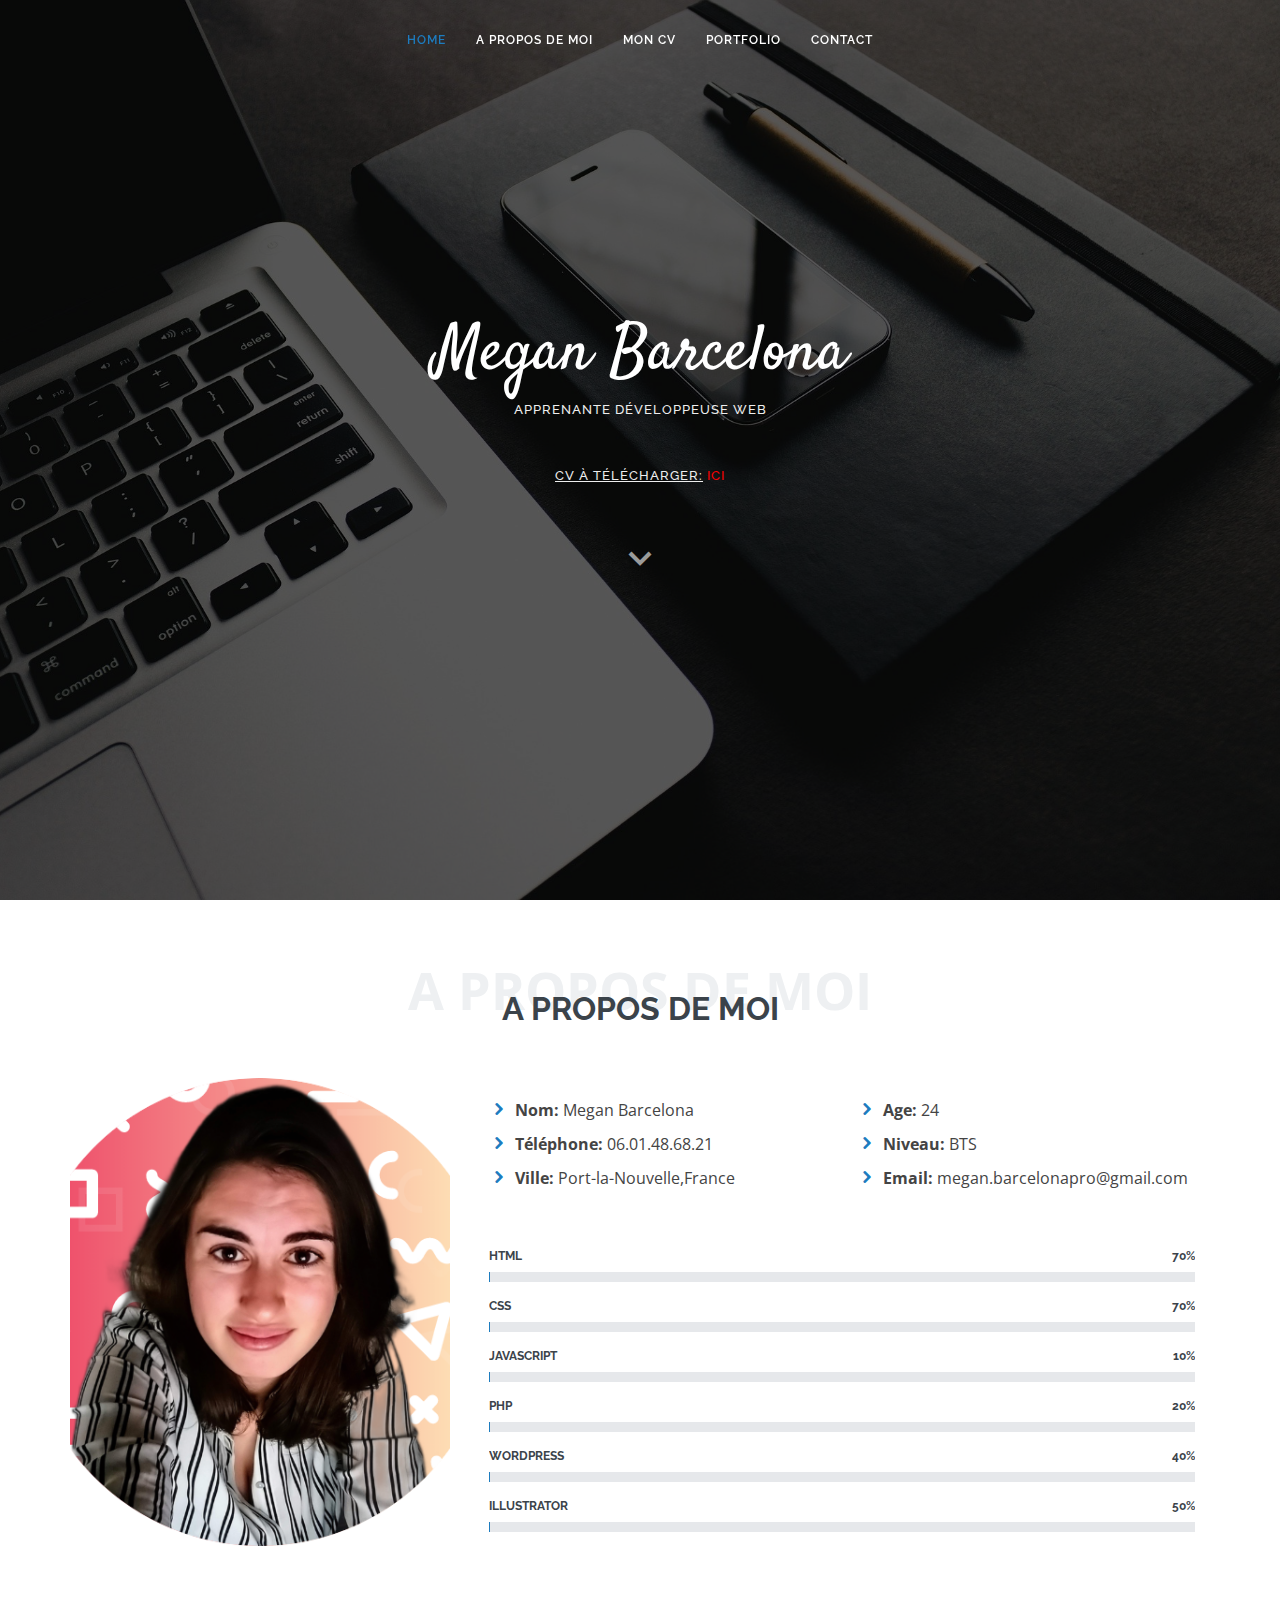
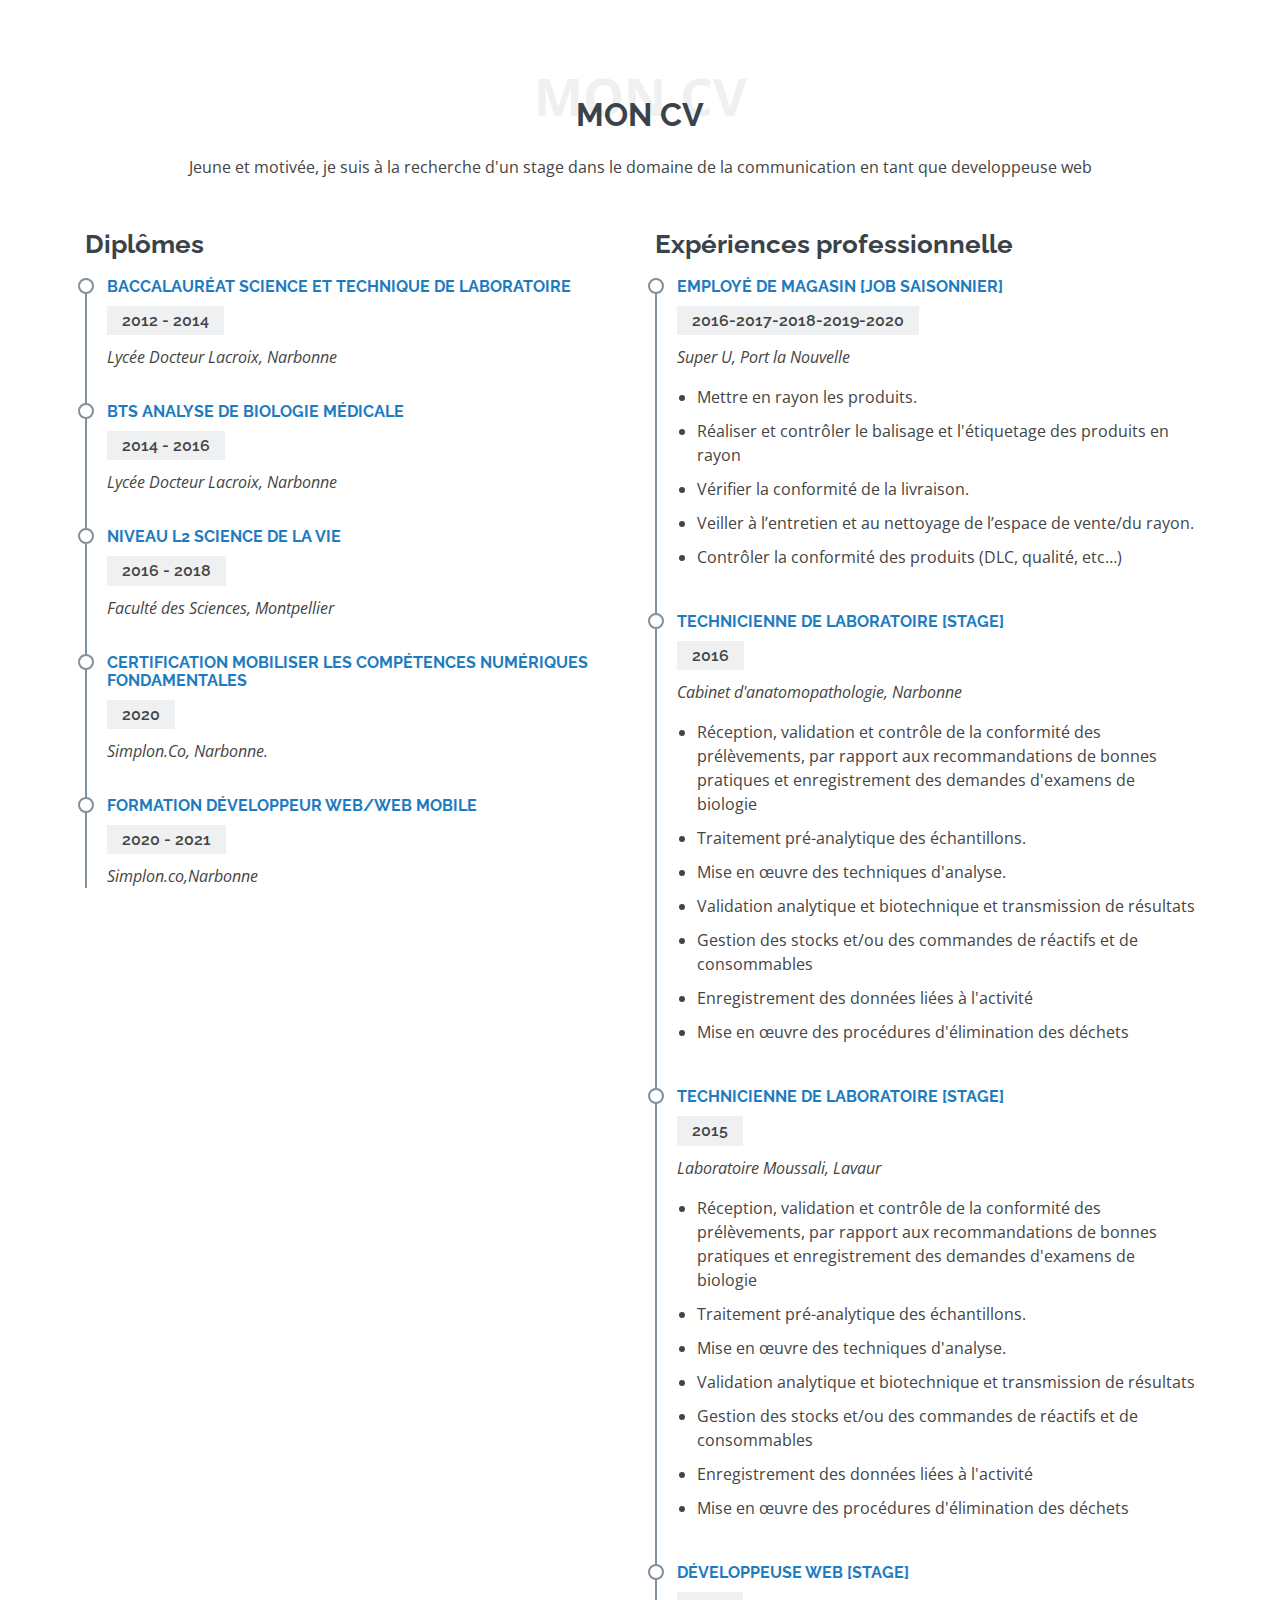
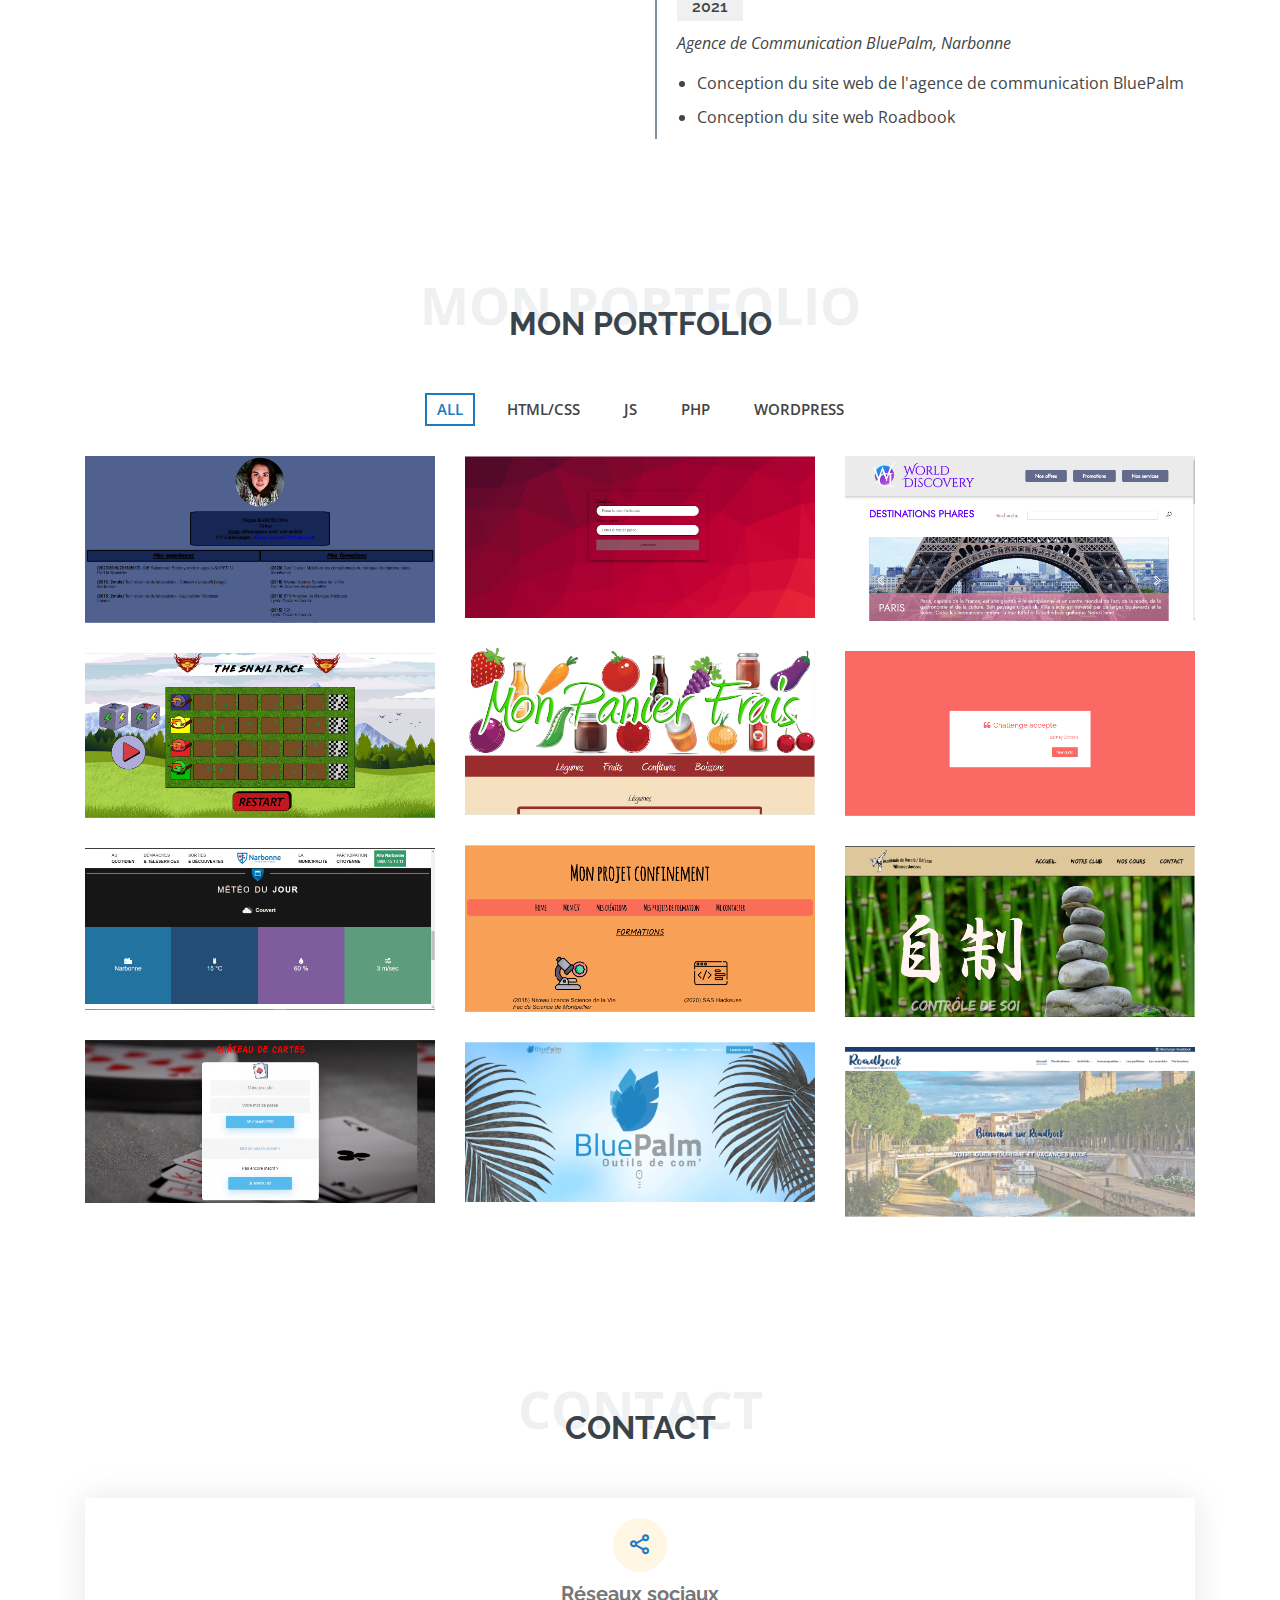
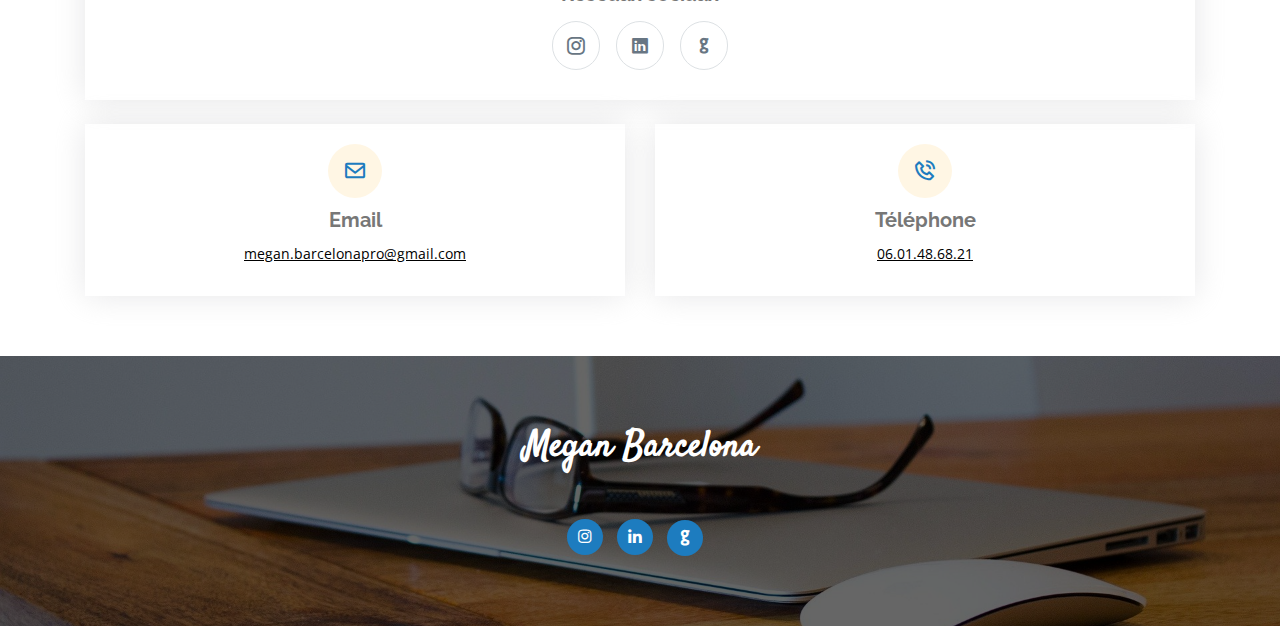
<file: index.html>
<!DOCTYPE html>
<html lang="fr">

<head>
  <meta charset="utf-8">
  <meta content="width=device-width, initial-scale=1.0" name="viewport">
<!-- OG -->
  <meta property="og:title" content="Cv de Megan Barcelona" />
	<meta property="og:type" content="website" />
	<meta property="og:url" content="https://meganbarcelona-portfolio.go.yj.fr/"/>
	<meta property="og:image" content="https://meganbarcelona-portfolio.go.yj.fr/assets/img/profile-pic.png"/>
	<meta property="og:site_name" content="CV de Megan Barcelona" />
	<meta property="og:description" content="Je m'apelle Megan Barcelona et voici mon portfolio de developpeuse web."/>

  <link rel="apple-touch-icon" sizes="180x180" href="assets/img/favicon/apple-touch-icon.png">  
  <link rel="icon" type="image/png" sizes="32x32" href="assets/img/favicon/favicon-32x32.png">
  <link rel="icon" type="image/png" sizes="16x16" href="assets/img/favicon/favicon-16x16.png">
  <link rel="manifest" href="assets/img/favicon/site.webmanifest">

  <title>CV de Megan BARCELONA</title>
  <!-- Google Fonts -->
  <link href="https://fonts.googleapis.com/css?family=Open+Sans:300,300i,400,400i,600,600i,700,700i|Raleway:300,300i,400,400i,500,500i,600,600i,700,700i|Satisfy" rel="stylesheet">

  <!-- Vendor CSS Files -->
  <link href="assets/vendor/bootstrap/css/bootstrap.min.css" rel="stylesheet">
  <link href="assets/vendor/icofont/icofont.min.css" rel="stylesheet">
  <link href="assets/vendor/boxicons/css/boxicons.min.css" rel="stylesheet">
  <link href="assets/vendor/owl.carousel/assets/owl.carousel.min.css" rel="stylesheet">
  <link href="assets/vendor/venobox/venobox.css" rel="stylesheet">

  <link href="assets/css/style.css" rel="stylesheet">

</head>

<body>

  <!-- ======= Header ======= -->
  <header id="header" class="fixed-top  d-flex justify-content-center align-items-center header-transparent">

    <nav class="nav-menu d-none d-lg-block">
      <ul>
        <li class="active"><a href="index.html">Home</a></li>
        <li><a href="#about">A propos de moi</a></li>
        <li><a href="#resume">Mon CV</a></li>
        <li><a href="#portfolio">Portfolio</a></li>
        <li><a href="#contact">Contact</a></li>

      </ul>
    </nav><!-- .nav-menu -->

  </header><!-- End Header -->

  <!-- ======= Hero Section ======= -->
  <section id="hero">
    <div class="hero-container">
      <h1>Megan Barcelona</h1>
      <h2> Apprenante développeuse web</h2>
      <h2> <u>CV à télécharger:</u> <a class="link"href="assets/img/cv.pdf"target="blank"
           download="CV de Megan BARCELONA"><span class="ici">ICI</span></a> </h2>
      <a href="#about" class="btn-scroll scrollto" title="Scroll Down"><i class="bx bx-chevron-down"></i></a>
    </div>
  </section><!-- End Hero -->

  <main id="main">

    <!-- ======= About Me Section ======= -->
    <section id="about" class="about">
      <div class="container">

        <div class="section-title">
          <span>A propos de moi</span>
          <h2>A propos de moi</h2>

        </div>

        <div class="row">
          <div class="image col-lg-4 d-flex align-items-stretch justify-content-center justify-content-lg-start"></div>
          <div class="col-lg-8 d-flex flex-column align-items-stretch">
            <div class="content pl-lg-4 d-flex flex-column justify-content-center">
              <div class="row">
                <div class="col-lg-6">
                  <ul>
                    <li><i class="icofont-rounded-right"></i> <strong>Nom:</strong> Megan Barcelona</li>
                    <li><i class="icofont-rounded-right"></i> <strong>Téléphone:</strong> 06.01.48.68.21</li>
                    <li><i class="icofont-rounded-right"></i> <strong>Ville:</strong> Port-la-Nouvelle,France</li>
                  </ul>
                </div>
                <div class="col-lg-6">
                  <ul>
                    <li><i class="icofont-rounded-right"></i> <strong>Age:</strong> 24</li>
                    <li><i class="icofont-rounded-right"></i> <strong>Niveau:</strong> BTS</li>
                    <li><i class="icofont-rounded-right"></i> <strong>Email:</strong> megan.barcelonapro@gmail.com</li>
                  </ul>
                </div>
              </div>

            </div><!-- End .content-->

            <div class="skills-content pl-lg-4">
              <div class="progress">
                <span class="skill">HTML <i class="val">70%</i></span>
                <div class="progress-bar-wrap">
                  <div class="progress-bar" role="progressbar" aria-valuenow="70" aria-valuemin="0" aria-valuemax="100"></div>
                </div>
              </div>

              <div class="progress">
                <span class="skill">CSS <i class="val">70%</i></span>
                <div class="progress-bar-wrap">
                  <div class="progress-bar" role="progressbar" aria-valuenow="70" aria-valuemin="0" aria-valuemax="100"></div>
                </div>
              </div>

              <div class="progress">
                <span class="skill">JavaScript <i class="val">10%</i></span>
                <div class="progress-bar-wrap">
                  <div class="progress-bar" role="progressbar" aria-valuenow="10" aria-valuemin="0" aria-valuemax="100"></div>
                </div>
              </div>
              <div class="progress">
                <span class="skill">Php <i class="val">20%</i></span>
                <div class="progress-bar-wrap">
                  <div class="progress-bar" role="progressbar" aria-valuenow="20" aria-valuemin="0" aria-valuemax="100"></div>
                </div>
              </div>
              <div class="progress">
                <span class="skill">Wordpress <i class="val">40%</i></span>
                <div class="progress-bar-wrap">
                  <div class="progress-bar" role="progressbar" aria-valuenow="40" aria-valuemin="0" aria-valuemax="100"></div>
                </div>
              </div>

              <div class="progress">
                <span class="skill">Illustrator <i class="val">50%</i></span>
                <div class="progress-bar-wrap">
                  <div class="progress-bar" role="progressbar" aria-valuenow="50" aria-valuemin="0" aria-valuemax="100"></div>
                </div>
              </div>

            </div>

          </div>
        </div>

      </div>
    </section><!-- End About Me Section -->

    <!-- ======= CV section ======= -->
    <section id="resume" class="resume">
      <div class="container">

        <div class="section-title">
          <span>Mon CV</span>
          <h2>Mon CV</h2>
          <p>Jeune et motivée, je suis à la recherche d'un stage dans le domaine de la communication en tant que developpeuse web</p>
        </div>

        <div class="row">
          <div class="col-lg-6">

            <h3 class="resume-title">Diplômes</h3>
            <div class="resume-item">
              <h4>Baccalauréat Science et Technique de laboratoire </h4>
              <h5>2012 - 2014</h5>
              <p><em>Lycée Docteur Lacroix, Narbonne</em></p>

            </div>
            <div class="resume-item">
              <h4>BTS Analyse de Biologie Médicale</h4>
              <h5>2014 - 2016</h5>
              <p><em>Lycée Docteur Lacroix, Narbonne</em></p>

            </div>
            <div class="resume-item">
              <h4>Niveau L2 Science de la Vie</h4>
              <h5>2016 - 2018</h5>
              <p><em>Faculté des Sciences, Montpellier</em></p>

            </div>
            <div class="resume-item">
              <h4>Certification Mobiliser les compétences numériques fondamentales </h4>
              <h5>2020</h5>
              <p><em>Simplon.Co, Narbonne.</em></p>
            </div>

            <div class="resume-item">
              <h4>Formation Développeur web/web mobile</h4>
              <h5>2020 - 2021</h5>
              <p><em>Simplon.co,Narbonne</em></p>

            </div>
          </div>
          <div class="col-lg-6">
            <h3 class="resume-title">Expériences professionnelle</h3>
            <div class="resume-item">
              <h4>Employé de magasin [JOB Saisonnier]</h4>
              <h5>2016-2017-2018-2019-2020</h5>
              <p><em>Super U, Port la Nouvelle</em></p>
              <p>
              <ul>
                <li>Mettre en rayon les produits.</li>
                <li>Réaliser et contrôler le balisage et l'étiquetage des produits en rayon</li>
                <li>Vérifier la conformité de la livraison.</li>
                <li>Veiller à l’entretien et au nettoyage de l’espace de vente/du rayon.</li>
                <li>Contrôler la conformité des produits (DLC, qualité, etc…)</li>
              </ul>
              </p>
            </div>
            <div class="resume-item">
              <h4>Technicienne de laboratoire [stage]</h4>
              <h5>2016</h5>
              <p><em>Cabinet d'anatomopathologie, Narbonne</em></p>
              <p>
              <ul>
                <li>Réception, validation et contrôle de la conformité des prélèvements, par rapport aux recommandations de bonnes pratiques et enregistrement des demandes d'examens de biologie</li>
                <li>Traitement pré-analytique des échantillons.</li>
                <li>Mise en œuvre des techniques d'analyse.</li>
                <li>Validation analytique et biotechnique et transmission de résultats</li>
                <li>Gestion des stocks et/ou des commandes de réactifs et de consommables</li>
                <li>Enregistrement des données liées à l'activité</li>
                <li>Mise en œuvre des procédures d'élimination des déchets</li>
              </ul>
              </p>
            </div>
            <div class="resume-item">
              <h4>Technicienne de laboratoire [stage]</h4>
              <h5>2015</h5>
              <p><em>Laboratoire Moussali, Lavaur</em></p>
              <p>
              <ul>
                <li>Réception, validation et contrôle de la conformité des prélèvements, par rapport aux recommandations de bonnes pratiques et enregistrement des demandes d'examens de biologie</li>
                <li>Traitement pré-analytique des échantillons.</li>
                <li>Mise en œuvre des techniques d'analyse.</li>
                <li>Validation analytique et biotechnique et transmission de résultats</li>
                <li>Gestion des stocks et/ou des commandes de réactifs et de consommables</li>
                <li>Enregistrement des données liées à l'activité</li>
                <li>Mise en œuvre des procédures d'élimination des déchets</li>
              </ul>
              </p>
            </div>

            <div class="resume-item">
              <h4>Développeuse Web [stage]</h4>
              <h5>2021</h5>
              <p><em>Agence de Communication BluePalm, Narbonne</em></p>
              <p>
              <ul>
                <li>Conception du site web de l'agence de communication BluePalm</li>
                <li>Conception du site web Roadbook </li>
                
              </ul>
              </p>
            </div>

          </div>
        </div>

      </div>
    </section><!-- End My Resume Section -->
    <!-- ======= My Portfolio Section ======= -->
   <section id="portfolio" class="portfolio">
    <div class="container">

      <div class="section-title">
        <span>Mon Portfolio</span>
        <h2>Mon Portfolio</h2>

      </div>

      <ul id="portfolio-flters" class="d-flex flex-wrap justify-content-center p-0">
        <li data-filter="*" class="filter-active">All</li>
        <li data-filter=".filter-app">HTML/CSS</li>
        <li data-filter=".filter-card">JS </li>
        <li data-filter=".filter-web">PHP</li>
        <!-- <li data-filter=".filter-wp">Wordpress</li> -->
        <li data-filter=".filter-wp">Wordpress</li>
      </ul>

      <div class="row portfolio-container">

        <div class="col-lg-4 col-md-6 portfolio-item filter-app">
          <div class="portfolio-img"><img src="assets/img/portfolio/CV.png" class="img-fluid" alt="image cv bleu"></div>
          <div class="portfolio-info">
            <h4>Projet CV</h4>
            <p>1er projet en HTML/CSS uniquement</p>
            <a href="assets/img/portfolio/cv.png" data-gall="portfolioGallery" class="venobox preview-link" title="Afficher"><i class="bx bx-plus"></i></a>
            <a href="https://mllxmegan.github.io/cv_projet1/" target="_blank" class="details-link" title="Lien du projet"><i class="bx bx-link"></i></a>
          </div>
        </div>

        <div class="col-lg-4 col-md-6 portfolio-item filter-web">
          <div class="portfolio-img"><img src="assets/img/portfolio/php.png" class="img-fluid" alt=""></div>
          <div class="portfolio-info">
            <h4>1er Projet formulaire PHP</h4>
            <p>Formulaire de connexion en PHP</p>
            <a href="assets/img/portfolio/php.png" data-gall="portfolioGallery" class="venobox preview-link" title="Afficher"><i class="bx bx-plus"></i></a>
            <a href="https://github.com/mllxmegan/form_php" target="_blank" class="details-link" title="Lien du projet"><i class="bx bx-link"></i></a>
          </div>
        </div>

        <div class="col-lg-4 col-md-6 portfolio-item filter-app">
          <div class="portfolio-img"><img src="assets/img/portfolio/escale.png" class="img-fluid" alt=""></div>
          <div class="portfolio-info">
            <h4>Projet site de voyage</h4>
            <p> Conception d'un site de voyage en HTML/CSS</p>
            <a href="assets/img/portfolio/escale.png" data-gall="portfolioGallery" class="venobox preview-link" title="Afficher"><i class="bx bx-plus"></i></a>
            <a href="https://mllxmegan.github.io/site_de_voyage/" target="_blank" class="details-link" title="Lien du projet"><i class="bx bx-link"></i></a>
          </div>
        </div>

        <div class="col-lg-4 col-md-6 portfolio-item filter-card">
          <div class="portfolio-img"><img src="assets/img/portfolio/fruit_legume.png" class="img-fluid" alt="Afficher"></div>
          <div class="portfolio-info">
            <h4>Projet mon panier frais</h4>
            <p>Système de tri en JS</p>
            <a href="assets/img/portfolio/fruit_legume.png" data-gall="portfolioGallery" class="venobox preview-link" title="Afficher"><i class="bx bx-plus"></i></a>
            <a href="https://mllxmegan.github.io/fruits_legumes/"target="_blank" class="details-link" title="Lien du projet"><i class="bx bx-link"></i></a>
          </div>
        </div>

        <div class="col-lg-4 col-md-6 portfolio-item filter-card">
          <div class="portfolio-img"><img src="assets/img/portfolio/quotesgenerator.png" class="img-fluid" alt=""></div>
          <div class="portfolio-info">
            <h4>Projet générateur de citations</h4>
            <p>Générateur de citations de Barney Stinson en JS</p>
            <a href="assets/img/portfolio/quotesgenerator.png" data-gall="portfolioGallery" class="venobox preview-link" title="Afficher"><i class="bx bx-plus"></i></a>
            <a href="https://mllxmegan.github.io/generateur_de_citations/" target="_blank" class="details-link" title="Lien du projet"><i class="bx bx-link"></i></a>
          </div>
        </div>

        <div class="col-lg-4 col-md-6 portfolio-item filter-card">
          <div class="portfolio-img"><img src="assets/img/portfolio/snail.png" class="img-fluid" alt=""></div>
          <div class="portfolio-info">
            <h4>Jeu de l'escargot</h4>
            <p>Jeux de plateau en JS</p>
            <a href="assets/img/posrtfolio/snail.png" data-gall="portfolioGallery" class="venobox preview-link" title="Afficher"><i class="bx bx-plus"></i></a>
            <a href="https://github.com/mllxmegan/Snail_race" target="_blank" class="details-link" title="Lien du projet"><i class="bx bx-link"></i></a>
          </div>
        </div>


        <div class="col-lg-4 col-md-6 portfolio-item filter-app">
          <div class="portfolio-img"><img src="assets/img/portfolio/projet_confinement.png" class="img-fluid" alt=""></div>
          <div class="portfolio-info">
            <h4> 1er Projet Portfolio</h4>
            <p>Portfolio</p>
            <a href="assets/img/portfolio/projet_confinement.png" data-gall="portfolioGallery" class="venobox preview-link" title="Afficher"><i class="bx bx-plus"></i></a>
            <a href="https://mllxmegan.github.io/projet_hackeuse" target="_blank" class="details-link" title="Lien du projet"><i class="bx bx-link"></i></a>
          </div>
        </div>
      

      <div class="col-lg-4 col-md-6 portfolio-item filter-app">
        <div class="portfolio-img"><img src="assets/img/portfolio/karate.png" class="img-fluid" alt="image du site de karate"></div>
        <div class="portfolio-info">
          <h4>Projet site de club de karaté</h4>
          <p> Projet Pédagogique sur la création d'un <br> site web pour une association de karaté</p>
          <a href="assets/img/portfolio/karate.png" data-gall="portfolioGallery" class="venobox preview-link" title="Afficher"><i class="bx bx-plus"></i></a>
          <a href="https://karate-villemoustaussou.fr" target="_blank" class="details-link" title="Lien du projet"><i class="bx bx-link"></i></a>
        </div>
      </div>

      <div class="col-lg-4 col-md-6 portfolio-item filter-card">
        <div class="portfolio-img"><img src="assets/img/portfolio/api.png" class="img-fluid" alt="image du site wordpress"></div>
        <div class="portfolio-info">
          <h4>Projet intégration d'une API météo et une API map</h4>
          <p> Projet de reproduction du site de la mairie <br>de Narbonne en y intégrant une API météo <br>et une API map indiquant nos lieux favoris</p>
          <a href="assets/img/portfolio/api.png" data-gall="portfolioGallery" class="venobox preview-link" title="Afficher"><i class="bx bx-plus"></i></a>
          <a href="assets/img/portfolio/map.png" data-gall="portfolioGallery" class="venobox preview-link" title="Afficher"><i class="bx bx-plus"></i></a>
          <a href="https://mllxmegan.github.io/Map_meteo_api" target="_blank" class="details-link" title="Lien du projet"><i class="bx bx-link"></i></a>
        </div>
      </div>

      <div class="col-lg-4 col-md-6 portfolio-item filter-web">
        <div class="portfolio-img"><img src="assets/img/portfolio/php2.png" class="img-fluid" alt="formulaire de connexion comportant en arrière plan des cartes"></div>
        <div class="portfolio-info">
          <h4>Projet Espace membre</h4>
          <p>Formulaire d'inscription et connexion <br> amenant à un espace de gestion des inscriptions</p>
          <a href="assets/img/portfolio/php2.png" data-gall="portfolioGallery" class="venobox preview-link" title="Afficher"><i class="bx bx-plus"></i></a>
          <a href="https://github.com/mllxmegan/Gestion_des_inscriptions" target="_blank" class="details-link" title="Lien du projet"><i class="bx bx-link"></i></a>
        </div>
      </div>

      <div class="col-lg-4 col-md-6 portfolio-item filter-wp">
        <div class="portfolio-img"><img src="assets/img/portfolio/bluepalm.png" class="img-fluid" alt="site d'agence de communication"></div>
        <div class="portfolio-info">
          <h4>Site de BluePalm  </h4>
          <p>Site d'une agence de communication fait <br> en Worpress</p>
          <a href="assets/img/portfolio/bluepalm.png" data-gall="portfolioGallery" class="venobox preview-link" title="Afficher"><i class="bx bx-plus"></i></a>
          <a href="https://bluepalm.fr" target="_blank" class="details-link" title="Lien du projet"><i class="bx bx-link"></i></a>
        </div>
      </div>

      <div class="col-lg-4 col-md-6 portfolio-item filter-wp">
        <div class="portfolio-img"><img src="assets/img/portfolio/roadbook.png" class="img-fluid" alt="site roadbook"></div>
        <div class="portfolio-info">
          <h4>Site Roadbook  </h4>
          <p>Site d'un guide touristique de l'Aude fait <br> en Wordpress</p>
          <a href="assets/img/portfolio/roadbook.png" data-gall="portfolioGallery" class="venobox preview-link" title="Afficher"><i class="bx bx-plus"></i></a>
          <a href="https://roadbook-aude.com/" target="_blank" class="details-link" title="Lien du projet"><i class="bx bx-link"></i></a>
        </div>
      </div>

      </div>
    </div>
  </section>
  <!--  End My Portfolio Section -->
    <!-- ======= Contact Me Section ======= -->
    <section id="contact" class="contact">
      <div class="container">

        <div class="section-title">
          <span>Contact</span>
          <h2>Contact</h2>

        </div>

        <div class="row">

          <div class="col-lg-12">

            <div class="row">
              <div class="col-md-12">
                <div class="info-box">
                  <i class="bx bx-share-alt"></i>
                  <h3>Réseaux sociaux</h3>
                  <div class="social-links">
                    <!-- <a href="#" class="twitter"><i class="icofont-twitter"></i></a>
                    <a href="#" class="facebook"><i class="icofont-facebook"></i></a> -->
                    <a href="https://www.instagram.com/flatworld_design/" class="instagram" target="blank"><i class="icofont-instagram"></i></a>
                    <a href="https://www.linkedin.com/in/megan-barcelona/" class="linkedin" target="blank"><i class="icofont-linkedin"></i></a>
                    <a href="https://github.com/mllxmegan" class="github" target="blank"><i class="icofont-github"></i></a>

                  </div>
                </div>
              </div>
              <div class="col-md-6">
                <div class="info-box mt-4">
                  <i class="bx bx-envelope"></i>
                  <h3>Email</h3>
                  <a href="mailto:megan.barcelonapro@gmail.com" class="a_tel"><p><u>megan.barcelonapro@gmail.com</u></p></a>
                </div>
              </div>
              <div class="col-md-6">
                <div class="info-box mt-4">
                  <i class="bx bx-phone-call"></i>
                  <h3>Téléphone</h3>
                  <a class ="a_tel" href="tel:+33601486821"><p><u>06.01.48.68.21</u></p></a>
                </div>
              </div>
            </div>
          </div>
        </div>

      </div>
    </section><!-- End Contact Me Section -->

  </main><!-- End #main -->

  <!-- ======= Footer ======= -->
  <footer id="footer">
    <div class="container">
      <h3>Megan Barcelona</h3>

      <div class="social-links">
        <!-- <a href="#" class="twitter"><i class="bx bxl-twitter"></i></a>
        <a href="#" class="facebook"><i class="bx bxl-facebook"></i></a> -->
        <a href="https://www.instagram.com/flatworld_design/" class="instagram" target="blank"><i class="bx bxl-instagram"></i></a>
        <a href="https://www.linkedin.com/in/megan-barcelona/" class="linkedin" target="blank"><i class="bx bxl-linkedin"></i></a>
        <a href="https://github.com/mllxmegan" class="github" target="blank"><i class="icofont-github"></i></a>
      </div>

    </div>
  </footer><!-- End Footer -->

  <a href="#" class="back-to-top"><i class="icofont-simple-up"></i></a>

  <!-- Vendor JS Files -->
  <script src="assets/vendor/jquery/jquery.min.js"></script>
  <script src="assets/vendor/bootstrap/js/bootstrap.bundle.min.js"></script>
  <script src="assets/vendor/jquery.easing/jquery.easing.min.js"></script>
  <script src="assets/vendor/php-email-form/validate.js"></script>
  <script src="assets/vendor/waypoints/jquery.waypoints.min.js"></script>
  <script src="assets/vendor/counterup/counterup.min.js"></script>
  <script src="assets/vendor/owl.carousel/owl.carousel.min.js"></script>
  <script src="assets/vendor/isotope-layout/isotope.pkgd.min.js"></script>
  <script src="assets/vendor/venobox/venobox.min.js"></script>

  <!-- Template Main JS File -->
  <script src="assets/js/main.js"></script>

</body>

</html>
</file>
<file: assets/vendor/venobox/venobox.css>
/* ------ venobox.css --------*/
.vbox-overlay *, .vbox-overlay *:before, .vbox-overlay *:after{
    -webkit-backface-visibility: hidden;
    -webkit-box-sizing:border-box;
    -moz-box-sizing:border-box;
    box-sizing:border-box;
}
.vbox-overlay * { 
    -webkit-backface-visibility: visible;
    backface-visibility: visible;
}
.vbox-overlay{
    display: -webkit-flex;
    display: flex;
    -webkit-flex-direction: column;
    flex-direction: column;
    -webkit-justify-content: center;
    justify-content: center;
    -webkit-align-items: center;
    align-items: center;
    position: fixed;
    left: 0;
    top: 0;
    bottom: 0;
    right: 0;
    z-index: 999999;
}

/* ----- navigation ----- */
.vbox-title{
    width: 100%;
    height: 40px;
    float: left;
    text-align: center;
    line-height: 28px;
    font-size: 12px;
    padding: 6px 50px;
    overflow: hidden;
    position: fixed;
    display: none;
    left: 0;
    z-index: 89;
}
.vbox-close{
    cursor: pointer;
    position: fixed;
    top: -1px;
    right: 0;
    width: 50px;
    height: 40px;
    padding: 6px;
    display: block;
    background-position:10px center;
    overflow: hidden;
    font-size: 24px;
    line-height: 1;
    text-align: center;
    z-index: 99;
}
.vbox-left{
    cursor: pointer;
    position: fixed;
    left: 0;
    height: 40px;
    overflow: hidden;
    line-height: 28px;
    font-size: 12px;
    z-index: 99;
    display: flex;
    align-items:center;
}
.vbox-num{
    display: inline-block;
    margin: 6px 0 6px 15px;
}
/* ----- Social share ----- */
.vbox-share{
    line-height: 28px;
    font-size: 12px;
    overflow: hidden;
    position: fixed;
    left: 0;
    z-index: 98;
    display: flex;
    align-items:center;
    justify-content: center;
    width: 100%;
    text-align: center;
}
.vbox-share svg{
    max-height: 28px;
    width: 28px;
    z-index: 10;
    margin-left: 12px;
    margin-top: 6px;
    margin-bottom: 6px;
    vertical-align: middle;
}


/* ----- navigation ARROWS ----- */
.vbox-next, .vbox-prev{
    position: fixed;
    top: 50%;
    margin-top: -15px;
    overflow: hidden;
    cursor: pointer;
    display: block;
    width: 45px;
    height: 45px;
    z-index: 99;
}
.vbox-next span, .vbox-prev span{
    position: relative;
    width: 20px;
    height: 20px;
    border: 2px solid transparent;
    border-top-color: #B6B6B6;
    border-right-color: #B6B6B6;
    text-indent: -100px;
    position: absolute;
    top: 8px;
    display: block;
}
.vbox-prev{
    left: 15px;
}
.vbox-next{
    right: 15px;
}
.vbox-prev span{
    left: 10px;
    -ms-transform: rotate(-135deg);
    -webkit-transform: rotate(-135deg);
    transform: rotate(-135deg);
}
.vbox-next span{
    -ms-transform: rotate(45deg);
    -webkit-transform: rotate(45deg);
    transform: rotate(45deg);
    right: 10px;
}
/* ------- inline window ------ */
.vbox-inline{
    width: 420px;
    height: 315px;
    height: 70vh;
    padding: 10px;
    background: #fff;
    margin: 0 auto;
    overflow: auto;
    text-align: left;
}
/* ------- Video & iFrames window ------ */
.venoframe{
    max-width: 100%;
    width: 100%;
    border: none;
    width: 100%;
    height: 260px;
    height: 70vh;
}
.venoframe.vbvid{
    height: 260px;
}
@media (min-width: 768px) {
    .venoframe, .vbox-inline{
        width: 90%;
        height: 360px;
        height: 70vh;
    }
    .venoframe.vbvid{
        width: 640px;
        height: 360px;
    }
}
@media (min-width: 992px) {
    .venoframe, .vbox-inline{
        max-width: 1200px;
        width: 80%;
        height: 540px;
        height: 70vh;
    }
    .venoframe.vbvid{
        width: 960px;
        height: 540px;
    }
}
/* 
Please do NOT edit this part! 
or at least read this note: http://i.imgur.com/7C0ws9e.gif
*/
.vbox-open{
    overflow: hidden;
}
.vbox-container{
    position: absolute;
    left: 0;
    right: 0;
    top: 0;
    bottom: 0;
    overflow-x: hidden;
    overflow-y: scroll;
    overflow-scrolling: touch;
    -webkit-overflow-scrolling: touch;
    z-index: 20;
    max-height: 100%;

}

.vbox-content{
    text-align: center;
    float: left;
    width: 100%;
    position: relative;
    overflow: hidden;
    padding: 20px 4%;
}
.vbox-container img{
    max-width: 100%;
    height: auto;
}
.vbox-figlio{
    box-shadow: 0 0 12px rgba(0,0,0,0.19), 0 6px 6px rgba(0,0,0,0.23);
    max-width: 100%;
    text-align: initial;
}
img.vbox-figlio{
    -webkit-user-select: none;
-khtml-user-select: none;
-moz-user-select: none;
-o-user-select: none;
user-select: none;
}
.vbox-content.swipe-left{
    margin-left: -200px !important;
}
.vbox-content.swipe-right{
    margin-left: 200px !important;
}
.vbox-animated{
    webkit-transition: margin 300ms ease-out;
    transition: margin 300ms ease-out;
}

/* ---------- preloader ----------
 * SPINKIT 
 * http://tobiasahlin.com/spinkit/
-------------------------------- */
.sk-double-bounce,.sk-rotating-plane{width:40px;height:40px;margin:40px auto}.sk-rotating-plane{background-color:#333;-webkit-animation:sk-rotatePlane 1.2s infinite ease-in-out;animation:sk-rotatePlane 1.2s infinite ease-in-out}@-webkit-keyframes sk-rotatePlane{0%{-webkit-transform:perspective(120px) rotateX(0) rotateY(0);transform:perspective(120px) rotateX(0) rotateY(0)}50%{-webkit-transform:perspective(120px) rotateX(-180.1deg) rotateY(0);transform:perspective(120px) rotateX(-180.1deg) rotateY(0)}100%{-webkit-transform:perspective(120px) rotateX(-180deg) rotateY(-179.9deg);transform:perspective(120px) rotateX(-180deg) rotateY(-179.9deg)}}@keyframes sk-rotatePlane{0%{-webkit-transform:perspective(120px) rotateX(0) rotateY(0);transform:perspective(120px) rotateX(0) rotateY(0)}50%{-webkit-transform:perspective(120px) rotateX(-180.1deg) rotateY(0);transform:perspective(120px) rotateX(-180.1deg) rotateY(0)}100%{-webkit-transform:perspective(120px) rotateX(-180deg) rotateY(-179.9deg);transform:perspective(120px) rotateX(-180deg) rotateY(-179.9deg)}}.sk-double-bounce{position:relative}.sk-double-bounce .sk-child{width:100%;height:100%;border-radius:50%;background-color:#333;opacity:.6;position:absolute;top:0;left:0;-webkit-animation:sk-doubleBounce 2s infinite ease-in-out;animation:sk-doubleBounce 2s infinite ease-in-out}.sk-chasing-dots .sk-child,.sk-spinner-pulse,.sk-three-bounce .sk-child{background-color:#333;border-radius:100%}.sk-double-bounce .sk-double-bounce2{-webkit-animation-delay:-1s;animation-delay:-1s}@-webkit-keyframes sk-doubleBounce{0%,100%{-webkit-transform:scale(0);transform:scale(0)}50%{-webkit-transform:scale(1);transform:scale(1)}}@keyframes sk-doubleBounce{0%,100%{-webkit-transform:scale(0);transform:scale(0)}50%{-webkit-transform:scale(1);transform:scale(1)}}.sk-wave{margin:40px auto;width:50px;height:40px;text-align:center;font-size:10px}.sk-wave .sk-rect{background-color:#333;height:100%;width:6px;display:inline-block;-webkit-animation:sk-waveStretchDelay 1.2s infinite ease-in-out;animation:sk-waveStretchDelay 1.2s infinite ease-in-out}.sk-wave .sk-rect1{-webkit-animation-delay:-1.2s;animation-delay:-1.2s}.sk-wave .sk-rect2{-webkit-animation-delay:-1.1s;animation-delay:-1.1s}.sk-wave .sk-rect3{-webkit-animation-delay:-1s;animation-delay:-1s}.sk-wave .sk-rect4{-webkit-animation-delay:-.9s;animation-delay:-.9s}.sk-wave .sk-rect5{-webkit-animation-delay:-.8s;animation-delay:-.8s}@-webkit-keyframes sk-waveStretchDelay{0%,100%,40%{-webkit-transform:scaleY(.4);transform:scaleY(.4)}20%{-webkit-transform:scaleY(1);transform:scaleY(1)}}@keyframes sk-waveStretchDelay{0%,100%,40%{-webkit-transform:scaleY(.4);transform:scaleY(.4)}20%{-webkit-transform:scaleY(1);transform:scaleY(1)}}.sk-wandering-cubes{margin:40px auto;width:40px;height:40px;position:relative}.sk-wandering-cubes .sk-cube{background-color:#333;width:10px;height:10px;position:absolute;top:0;left:0;-webkit-animation:sk-wanderingCube 1.8s ease-in-out -1.8s infinite both;animation:sk-wanderingCube 1.8s ease-in-out -1.8s infinite both}.sk-chasing-dots,.sk-spinner-pulse{width:40px;height:40px;margin:40px auto}.sk-wandering-cubes .sk-cube2{-webkit-animation-delay:-.9s;animation-delay:-.9s}@-webkit-keyframes sk-wanderingCube{0%{-webkit-transform:rotate(0);transform:rotate(0)}25%{-webkit-transform:translateX(30px) rotate(-90deg) scale(.5);transform:translateX(30px) rotate(-90deg) scale(.5)}50%{-webkit-transform:translateX(30px) translateY(30px) rotate(-179deg);transform:translateX(30px) translateY(30px) rotate(-179deg)}50.1%{-webkit-transform:translateX(30px) translateY(30px) rotate(-180deg);transform:translateX(30px) translateY(30px) rotate(-180deg)}75%{-webkit-transform:translateX(0) translateY(30px) rotate(-270deg) scale(.5);transform:translateX(0) translateY(30px) rotate(-270deg) scale(.5)}100%{-webkit-transform:rotate(-360deg);transform:rotate(-360deg)}}@keyframes sk-wanderingCube{0%{-webkit-transform:rotate(0);transform:rotate(0)}25%{-webkit-transform:translateX(30px) rotate(-90deg) scale(.5);transform:translateX(30px) rotate(-90deg) scale(.5)}50%{-webkit-transform:translateX(30px) translateY(30px) rotate(-179deg);transform:translateX(30px) translateY(30px) rotate(-179deg)}50.1%{-webkit-transform:translateX(30px) translateY(30px) rotate(-180deg);transform:translateX(30px) translateY(30px) rotate(-180deg)}75%{-webkit-transform:translateX(0) translateY(30px) rotate(-270deg) scale(.5);transform:translateX(0) translateY(30px) rotate(-270deg) scale(.5)}100%{-webkit-transform:rotate(-360deg);transform:rotate(-360deg)}}.sk-spinner-pulse{-webkit-animation:sk-pulseScaleOut 1s infinite ease-in-out;animation:sk-pulseScaleOut 1s infinite ease-in-out}@-webkit-keyframes sk-pulseScaleOut{0%{-webkit-transform:scale(0);transform:scale(0)}100%{-webkit-transform:scale(1);transform:scale(1);opacity:0}}@keyframes sk-pulseScaleOut{0%{-webkit-transform:scale(0);transform:scale(0)}100%{-webkit-transform:scale(1);transform:scale(1);opacity:0}}.sk-chasing-dots{position:relative;text-align:center;-webkit-animation:sk-chasingDotsRotate 2s infinite linear;animation:sk-chasingDotsRotate 2s infinite linear}.sk-chasing-dots .sk-child{width:60%;height:60%;display:inline-block;position:absolute;top:0;-webkit-animation:sk-chasingDotsBounce 2s infinite ease-in-out;animation:sk-chasingDotsBounce 2s infinite ease-in-out}.sk-chasing-dots .sk-dot2{top:auto;bottom:0;-webkit-animation-delay:-1s;animation-delay:-1s}@-webkit-keyframes sk-chasingDotsRotate{100%{-webkit-transform:rotate(360deg);transform:rotate(360deg)}}@keyframes sk-chasingDotsRotate{100%{-webkit-transform:rotate(360deg);transform:rotate(360deg)}}@-webkit-keyframes sk-chasingDotsBounce{0%,100%{-webkit-transform:scale(0);transform:scale(0)}50%{-webkit-transform:scale(1);transform:scale(1)}}@keyframes sk-chasingDotsBounce{0%,100%{-webkit-transform:scale(0);transform:scale(0)}50%{-webkit-transform:scale(1);transform:scale(1)}}.sk-three-bounce{margin:40px auto;width:80px;text-align:center}.sk-three-bounce .sk-child{width:20px;height:20px;display:inline-block;-webkit-animation:sk-three-bounce 1.4s ease-in-out 0s infinite both;animation:sk-three-bounce 1.4s ease-in-out 0s infinite both}.sk-circle .sk-child:before,.sk-fading-circle .sk-circle:before{display:block;border-radius:100%;content:'';background-color:#333}.sk-three-bounce .sk-bounce1{-webkit-animation-delay:-.32s;animation-delay:-.32s}.sk-three-bounce .sk-bounce2{-webkit-animation-delay:-.16s;animation-delay:-.16s}@-webkit-keyframes sk-three-bounce{0%,100%,80%{-webkit-transform:scale(0);transform:scale(0)}40%{-webkit-transform:scale(1);transform:scale(1)}}@keyframes sk-three-bounce{0%,100%,80%{-webkit-transform:scale(0);transform:scale(0)}40%{-webkit-transform:scale(1);transform:scale(1)}}.sk-circle{margin:40px auto;width:40px;height:40px;position:relative}.sk-circle .sk-child{width:100%;height:100%;position:absolute;left:0;top:0}.sk-circle .sk-child:before{margin:0 auto;width:15%;height:15%;-webkit-animation:sk-circleBounceDelay 1.2s infinite ease-in-out both;animation:sk-circleBounceDelay 1.2s infinite ease-in-out both}.sk-circle .sk-circle2{-webkit-transform:rotate(30deg);-ms-transform:rotate(30deg);transform:rotate(30deg)}.sk-circle .sk-circle3{-webkit-transform:rotate(60deg);-ms-transform:rotate(60deg);transform:rotate(60deg)}.sk-circle .sk-circle4{-webkit-transform:rotate(90deg);-ms-transform:rotate(90deg);transform:rotate(90deg)}.sk-circle .sk-circle5{-webkit-transform:rotate(120deg);-ms-transform:rotate(120deg);transform:rotate(120deg)}.sk-circle .sk-circle6{-webkit-transform:rotate(150deg);-ms-transform:rotate(150deg);transform:rotate(150deg)}.sk-circle .sk-circle7{-webkit-transform:rotate(180deg);-ms-transform:rotate(180deg);transform:rotate(180deg)}.sk-circle .sk-circle8{-webkit-transform:rotate(210deg);-ms-transform:rotate(210deg);transform:rotate(210deg)}.sk-circle .sk-circle9{-webkit-transform:rotate(240deg);-ms-transform:rotate(240deg);transform:rotate(240deg)}.sk-circle .sk-circle10{-webkit-transform:rotate(270deg);-ms-transform:rotate(270deg);transform:rotate(270deg)}.sk-circle .sk-circle11{-webkit-transform:rotate(300deg);-ms-transform:rotate(300deg);transform:rotate(300deg)}.sk-circle .sk-circle12{-webkit-transform:rotate(330deg);-ms-transform:rotate(330deg);transform:rotate(330deg)}.sk-circle .sk-circle2:before{-webkit-animation-delay:-1.1s;animation-delay:-1.1s}.sk-circle .sk-circle3:before{-webkit-animation-delay:-1s;animation-delay:-1s}.sk-circle .sk-circle4:before{-webkit-animation-delay:-.9s;animation-delay:-.9s}.sk-circle .sk-circle5:before{-webkit-animation-delay:-.8s;animation-delay:-.8s}.sk-circle .sk-circle6:before{-webkit-animation-delay:-.7s;animation-delay:-.7s}.sk-circle .sk-circle7:before{-webkit-animation-delay:-.6s;animation-delay:-.6s}.sk-circle .sk-circle8:before{-webkit-animation-delay:-.5s;animation-delay:-.5s}.sk-circle .sk-circle9:before{-webkit-animation-delay:-.4s;animation-delay:-.4s}.sk-circle .sk-circle10:before{-webkit-animation-delay:-.3s;animation-delay:-.3s}.sk-circle .sk-circle11:before{-webkit-animation-delay:-.2s;animation-delay:-.2s}.sk-circle .sk-circle12:before{-webkit-animation-delay:-.1s;animation-delay:-.1s}@-webkit-keyframes sk-circleBounceDelay{0%,100%,80%{-webkit-transform:scale(0);transform:scale(0)}40%{-webkit-transform:scale(1);transform:scale(1)}}@keyframes sk-circleBounceDelay{0%,100%,80%{-webkit-transform:scale(0);transform:scale(0)}40%{-webkit-transform:scale(1);transform:scale(1)}}.sk-cube-grid{width:40px;height:40px;margin:40px auto}.sk-cube-grid .sk-cube{width:33.33%;height:33.33%;background-color:#333;float:left;-webkit-animation:sk-cubeGridScaleDelay 1.3s infinite ease-in-out;animation:sk-cubeGridScaleDelay 1.3s infinite ease-in-out}.sk-cube-grid .sk-cube1{-webkit-animation-delay:.2s;animation-delay:.2s}.sk-cube-grid .sk-cube2{-webkit-animation-delay:.3s;animation-delay:.3s}.sk-cube-grid .sk-cube3{-webkit-animation-delay:.4s;animation-delay:.4s}.sk-cube-grid .sk-cube4{-webkit-animation-delay:.1s;animation-delay:.1s}.sk-cube-grid .sk-cube5{-webkit-animation-delay:.2s;animation-delay:.2s}.sk-cube-grid .sk-cube6{-webkit-animation-delay:.3s;animation-delay:.3s}.sk-cube-grid .sk-cube7{-webkit-animation-delay:0ms;animation-delay:0ms}.sk-cube-grid .sk-cube8{-webkit-animation-delay:.1s;animation-delay:.1s}.sk-cube-grid .sk-cube9{-webkit-animation-delay:.2s;animation-delay:.2s}@-webkit-keyframes sk-cubeGridScaleDelay{0%,100%,70%{-webkit-transform:scale3D(1,1,1);transform:scale3D(1,1,1)}35%{-webkit-transform:scale3D(0,0,1);transform:scale3D(0,0,1)}}@keyframes sk-cubeGridScaleDelay{0%,100%,70%{-webkit-transform:scale3D(1,1,1);transform:scale3D(1,1,1)}35%{-webkit-transform:scale3D(0,0,1);transform:scale3D(0,0,1)}}.sk-fading-circle{margin:40px auto;width:40px;height:40px;position:relative}.sk-fading-circle .sk-circle{width:100%;height:100%;position:absolute;left:0;top:0}.sk-fading-circle .sk-circle:before{margin:0 auto;width:15%;height:15%;-webkit-animation:sk-circleFadeDelay 1.2s infinite ease-in-out both;animation:sk-circleFadeDelay 1.2s infinite ease-in-out both}.sk-fading-circle .sk-circle2{-webkit-transform:rotate(30deg);-ms-transform:rotate(30deg);transform:rotate(30deg)}.sk-fading-circle .sk-circle3{-webkit-transform:rotate(60deg);-ms-transform:rotate(60deg);transform:rotate(60deg)}.sk-fading-circle .sk-circle4{-webkit-transform:rotate(90deg);-ms-transform:rotate(90deg);transform:rotate(90deg)}.sk-fading-circle .sk-circle5{-webkit-transform:rotate(120deg);-ms-transform:rotate(120deg);transform:rotate(120deg)}.sk-fading-circle .sk-circle6{-webkit-transform:rotate(150deg);-ms-transform:rotate(150deg);transform:rotate(150deg)}.sk-fading-circle .sk-circle7{-webkit-transform:rotate(180deg);-ms-transform:rotate(180deg);transform:rotate(180deg)}.sk-fading-circle .sk-circle8{-webkit-transform:rotate(210deg);-ms-transform:rotate(210deg);transform:rotate(210deg)}.sk-fading-circle .sk-circle9{-webkit-transform:rotate(240deg);-ms-transform:rotate(240deg);transform:rotate(240deg)}.sk-fading-circle .sk-circle10{-webkit-transform:rotate(270deg);-ms-transform:rotate(270deg);transform:rotate(270deg)}.sk-fading-circle .sk-circle11{-webkit-transform:rotate(300deg);-ms-transform:rotate(300deg);transform:rotate(300deg)}.sk-fading-circle .sk-circle12{-webkit-transform:rotate(330deg);-ms-transform:rotate(330deg);transform:rotate(330deg)}.sk-fading-circle .sk-circle2:before{-webkit-animation-delay:-1.1s;animation-delay:-1.1s}.sk-fading-circle .sk-circle3:before{-webkit-animation-delay:-1s;animation-delay:-1s}.sk-fading-circle .sk-circle4:before{-webkit-animation-delay:-.9s;animation-delay:-.9s}.sk-fading-circle .sk-circle5:before{-webkit-animation-delay:-.8s;animation-delay:-.8s}.sk-fading-circle .sk-circle6:before{-webkit-animation-delay:-.7s;animation-delay:-.7s}.sk-fading-circle .sk-circle7:before{-webkit-animation-delay:-.6s;animation-delay:-.6s}.sk-fading-circle .sk-circle8:before{-webkit-animation-delay:-.5s;animation-delay:-.5s}.sk-fading-circle .sk-circle9:before{-webkit-animation-delay:-.4s;animation-delay:-.4s}.sk-fading-circle .sk-circle10:before{-webkit-animation-delay:-.3s;animation-delay:-.3s}.sk-fading-circle .sk-circle11:before{-webkit-animation-delay:-.2s;animation-delay:-.2s}.sk-fading-circle .sk-circle12:before{-webkit-animation-delay:-.1s;animation-delay:-.1s}@-webkit-keyframes sk-circleFadeDelay{0%,100%,39%{opacity:0}40%{opacity:1}}@keyframes sk-circleFadeDelay{0%,100%,39%{opacity:0}40%{opacity:1}}.sk-folding-cube{margin:40px auto;width:40px;height:40px;position:relative;-webkit-transform:rotateZ(45deg);transform:rotateZ(45deg)}.sk-folding-cube .sk-cube{float:left;width:50%;height:50%;position:relative;-webkit-transform:scale(1.1);-ms-transform:scale(1.1);transform:scale(1.1)}.sk-folding-cube .sk-cube:before{content:'';position:absolute;top:0;left:0;width:100%;height:100%;background-color:#333;-webkit-animation:sk-foldCubeAngle 2.4s infinite linear both;animation:sk-foldCubeAngle 2.4s infinite linear both;-webkit-transform-origin:100% 100%;-ms-transform-origin:100% 100%;transform-origin:100% 100%}.sk-folding-cube .sk-cube2{-webkit-transform:scale(1.1) rotateZ(90deg);transform:scale(1.1) rotateZ(90deg)}.sk-folding-cube .sk-cube3{-webkit-transform:scale(1.1) rotateZ(180deg);transform:scale(1.1) rotateZ(180deg)}.sk-folding-cube .sk-cube4{-webkit-transform:scale(1.1) rotateZ(270deg);transform:scale(1.1) rotateZ(270deg)}.sk-folding-cube .sk-cube2:before{-webkit-animation-delay:.3s;animation-delay:.3s}.sk-folding-cube .sk-cube3:before{-webkit-animation-delay:.6s;animation-delay:.6s}.sk-folding-cube .sk-cube4:before{-webkit-animation-delay:.9s;animation-delay:.9s}@-webkit-keyframes sk-foldCubeAngle{0%,10%{-webkit-transform:perspective(140px) rotateX(-180deg);transform:perspective(140px) rotateX(-180deg);opacity:0}25%,75%{-webkit-transform:perspective(140px) rotateX(0);transform:perspective(140px) rotateX(0);opacity:1}100%,90%{-webkit-transform:perspective(140px) rotateY(180deg);transform:perspective(140px) rotateY(180deg);opacity:0}}@keyframes sk-foldCubeAngle{0%,10%{-webkit-transform:perspective(140px) rotateX(-180deg);transform:perspective(140px) rotateX(-180deg);opacity:0}25%,75%{-webkit-transform:perspective(140px) rotateX(0);transform:perspective(140px) rotateX(0);opacity:1}100%,90%{-webkit-transform:perspective(140px) rotateY(180deg);transform:perspective(140px) rotateY(180deg);opacity:0}}
</file>
<file: assets/css/style.css>
body {
  font-family: "Open Sans", sans-serif;
  color: #444444;
}

a {
  color: white;
}

a:hover {
  color: #444444;
  text-decoration: none;
}

h1, h2, h3, h4, h5, h6 {
  font-family: "Raleway", sans-serif;
}

/*--------------------------------------------------------------
# Back to top button
--------------------------------------------------------------*/
.back-to-top {
  position: fixed;
  display: none;
  right: 15px;
  bottom: 15px;
  z-index: 99999;
}

.back-to-top i {
  display: flex;
  align-items: center;
  justify-content: center;
  font-size: 24px;
  width: 40px;
  height: 40px;
  border-radius: 4px;
  background: #1D7CBF;
  color: #fff;
  transition: all 0.4s;
}

.back-to-top i:hover {
  background: #AACEE7;
  color: #fff;
}

/*--------------------------------------------------------------
# Header
--------------------------------------------------------------*/
#header {
  z-index: 997;
  transition: all 0.5s;
  height: 80px;
  background: rgba(25, 28, 31, 0.8);
}

#header.header-transparent {
  background: transparent;
}

#header.header-scrolled {
  height: 60px;
  background: rgba(25, 28, 31, 0.8);
}
.ici{
  color: red;
}
/*--------------------------------------------------------------
# Navigation Menu
--------------------------------------------------------------*/
/* Desktop Navigation */
.nav-menu, .nav-menu * {
  margin: 0;
  padding: 0;
  list-style: none;
}

.nav-menu > ul {
  display: flex;
}

.nav-menu > ul > li {
  position: relative;
  justify-content: center;
}

.nav-menu a {
  display: block;
  position: relative;
  color: #fff;
  padding: 10px 15px;
  transition: 0.3s;
  font-size: 12px;
  font-family: "Raleway", sans-serif;
  text-transform: uppercase;
  font-weight: 600;
  letter-spacing: 1px;
}

.nav-menu a:hover, .nav-menu .active > a, .nav-menu li:hover > a {
  color: #1D7CBF;
  text-decoration: none;
}

.nav-menu .drop-down ul {
  display: block;
  position: absolute;
  left: 0;
  top: calc(100% + 30px);
  z-index: 99;
  opacity: 0;
  visibility: hidden;
  padding: 10px 0;
  background: #fff;
  box-shadow: 0px 0px 30px rgba(127, 137, 161, 0.25);
  transition: ease all 0.3s;
}

.nav-menu .drop-down:hover > ul {
  opacity: 1;
  top: 100%;
  visibility: visible;
}

.nav-menu .drop-down li {
  min-width: 180px;
  position: relative;
}

.nav-menu .drop-down ul a {
  padding: 10px 20px;
  font-size: 14px;
  font-weight: 500;
  text-transform: none;
  color: #3b434a;
}

.nav-menu .drop-down ul a:hover, .nav-menu .drop-down ul .active > a, .nav-menu .drop-down ul li:hover > a {
  color: #1D7CBF;
}

.nav-menu .drop-down > a:after {
  content: "\ea99";
  font-family: IcoFont;
  padding-left: 5px;
}

.nav-menu .drop-down .drop-down ul {
  top: 0;
  left: calc(100% - 30px);
}

.nav-menu .drop-down .drop-down:hover > ul {
  opacity: 1;
  top: 0;
  left: 100%;
}

.nav-menu .drop-down .drop-down > a {
  padding-right: 35px;
}

.nav-menu .drop-down .drop-down > a:after {
  content: "\eaa0";
  font-family: IcoFont;
  position: absolute;
  right: 15px;
}

@media (max-width: 1366px) {
  .nav-menu .drop-down .drop-down ul {
    left: -90%;
  }
  .nav-menu .drop-down .drop-down:hover > ul {
    left: -100%;
  }
  .nav-menu .drop-down .drop-down > a:after {
    content: "\ea9d";
  }
}

/* Mobile Navigation */
.mobile-nav-toggle {
  position: fixed;
  right: 15px;
  top: 15px;
  z-index: 9998;
  border: 0;
  background: none;
  font-size: 24px;
  transition: all 0.4s;
  outline: none !important;
  line-height: 1;
  cursor: pointer;
  text-align: right;
}

.mobile-nav-toggle i {
  color: #fff;
}

.mobile-nav {
  position: fixed;
  top: 55px;
  right: 15px;
  bottom: 15px;
  left: 15px;
  z-index: 9999;
  overflow-y: auto;
  background: #fff;
  transition: ease-in-out 0.2s;
  opacity: 0;
  visibility: hidden;
  border-radius: 10px;
  padding: 10px 0;
}

.mobile-nav * {
  margin: 0;
  padding: 0;
  list-style: none;
}

.mobile-nav a {
  display: block;
  position: relative;
  color: #3b434a;
  padding: 10px 20px;
  font-weight: 500;
  outline: none;
}

.mobile-nav a:hover, .mobile-nav .active > a, .mobile-nav li:hover > a {
  color: #1D7CBF;
  text-decoration: none;
}

.mobile-nav .drop-down > a:after {
  content: "\ea99";
  font-family: IcoFont;
  padding-left: 10px;
  position: absolute;
  right: 15px;
}

.mobile-nav .active.drop-down > a:after {
  content: "\eaa1";
}

.mobile-nav .drop-down > a {
  padding-right: 35px;
}

.mobile-nav .drop-down ul {
  display: none;
  overflow: hidden;
}

.mobile-nav .drop-down li {
  padding-left: 20px;
}

.mobile-nav-overly {
  width: 100%;
  height: 100%;
  z-index: 9997;
  top: 0;
  left: 0;
  position: fixed;
  background: rgba(36, 41, 46, 0.6);
  overflow: hidden;
  display: none;
  transition: ease-in-out 0.2s;
}

.mobile-nav-active {
  overflow: hidden;
}

.mobile-nav-active .mobile-nav {
  opacity: 1;
  visibility: visible;
}

.mobile-nav-active .mobile-nav-toggle i {
  color: #fff;
}

/*--------------------------------------------------------------
# Hero Section
--------------------------------------------------------------*/
#hero {
  width: 100%;
  height: 100vh;
  background: url("../img/ordi.jpg") top right;
  background-size: cover;
  position: relative;
}

#hero:before {
  content: "";
  background: rgba(0, 0, 0, 0.65);
  position: absolute;
  bottom: 0;
  top: 0;
  left: 0;
  right: 0;
}

#hero .hero-container {
  position: absolute;
  bottom: 0;
  top: 0;
  left: 0;
  right: 0;
  display: flex;
  justify-content: center;
  align-items: center;
  flex-direction: column;
  padding: 0 15px;
}

#hero h1 {
  margin: 0 0 10px 0;
  font-size: 64px;
  font-family: "Satisfy", serif;
  color: #fff;
}

#hero h2 {
  color: #eee;
  margin-bottom: 50px;
  font-size: 13px;
  font-weight: 500;
  letter-spacing: 1px;
  text-transform: uppercase;
}

#hero .btn-scroll {
  transition: 0.4s;
  color: rgba(255, 255, 255, 0.6);
  animation: up-down 1s ease-in-out infinite alternate-reverse both;
}

#hero .btn-scroll i {
  font-size: 48px;
}

#hero .btn-scroll:hover {
  color: #1D7CBF;
}

@media (min-width: 1024px) {
  #hero {
    background-attachment: fixed;
  }
}

@media (max-width: 575px) {
  #hero h1 {
    font-size: 40px;
  }
  #hero h2 {
    text-align: center;
    margin-bottom: 30px;
  }
}

@-webkit-keyframes up-down {
  0% {
    transform: translateY(5px);
  }
  100% {
    transform: translateY(-5px);
  }
}

@keyframes up-down {
  0% {
    transform: translateY(5px);
  }
  100% {
    transform: translateY(-5px);
  }
}

/*--------------------------------------------------------------
# Sections General
--------------------------------------------------------------*/
section {
  padding: 60px 0;
}

.section-bg {
  background-color: white;
}

.section-title {
  text-align: center;
  padding: 30px 0;
  position: relative;
}

.section-title h2 {
  font-size: 32px;
  font-weight: 700;
  text-transform: uppercase;
  margin-bottom: 20px;
  padding-bottom: 0;
  color: #3b434a;
  position: relative;
  z-index: 2;
}

.section-title span {
  position: absolute;
  top: 30px;
  color: #eef0f2;
  left: 0;
  right: 0;
  z-index: 1;
  font-weight: 700;
  font-size: 52px;
  text-transform: uppercase;
  line-height: 0;
}

.section-title p {
  margin-bottom: 0;
  position: relative;
  z-index: 2;
}

@media (max-width: 575px) {
  .section-title h2 {
    font-size: 28px;
    margin-bottom: 15px;
  }
  .section-title span {
    font-size: 38px;
  }
}

/*--------------------------------------------------------------
# Breadcrumbs
--------------------------------------------------------------*/
.breadcrumbs {
  padding: 20px 0;
  background-color: #f4f5f6;
  min-height: 40px;
  margin-top: 78px;
}

@media (max-width: 992px) {
  .breadcrumbs {
    margin-top: 60px;
  }
}

.breadcrumbs h2 {
  font-size: 24px;
  font-weight: 300;
  margin: 0;
}

@media (max-width: 992px) {
  .breadcrumbs h2 {
    margin: 0 0 10px 0;
  }
}

.breadcrumbs ol {
  display: flex;
  flex-wrap: wrap;
  list-style: none;
  padding: 0;
  margin: 0;
  font-size: 14px;
}

.breadcrumbs ol li + li {
  padding-left: 10px;
}

.breadcrumbs ol li + li::before {
  display: inline-block;
  padding-right: 10px;
  color: #6c757d;
  content: "/";
}

@media (max-width: 768px) {
  .breadcrumbs .d-flex {
    display: block !important;
  }
  .breadcrumbs ol {
    display: block;
  }
  .breadcrumbs ol li {
    display: inline-block;
  }
}

/*--------------------------------------------------------------
# About Me
--------------------------------------------------------------*/
.about .content h3 {
  font-weight: 700;
  font-size: 26px;
  color: #3b434a;
  text-transform: uppercase;
}

.about .content p {
  margin-bottom: 0;
}

.about .content ul {
  list-style: none;
  padding: 0;
  margin-top: 20px;
}

.about .content ul li {
  padding-bottom: 10px;
}

.about .content ul i {
  font-size: 20px;
  padding-right: 2px;
  color: #1D7CBF;
}

.about .content .count-box {
  width: 100%;
}

.about .content .count-box i {
  display: block;
  font-size: 36px;
  color: #1D7CBF;
  float: left;
}

.about .content .count-box span {
  font-size: 36px;
  line-height: 30px;
  display: block;
  font-weight: 700;
  color: #3b434a;
  margin-left: 50px;
}

.about .content .count-box p {
  padding: 15px 0 0 0;
  margin: 0 0 0 50px;
  font-family: "Raleway", sans-serif;
  font-size: 14px;
  color: #5d6a75;
}

.about .content .count-box a {
  font-weight: 600;
  display: block;
  margin-top: 20px;
  color: #5d6a75;
  font-size: 15px;
  font-family: "Satisfy", serif;
  transition: ease-in-out 0.3s;
}

.about .content .count-box a:hover {
  color: #82909c;
}

.about .image {
  background: url("../img/profile-pic.png") center center no-repeat;
  background-size: cover;
  /* min-height: 500px; */
}

.about .skills-content {
  margin-top: 30px;
}

.about .skills-content .progress {
  height: 50px;
  display: block;
  background: none;
}

.about .skills-content .progress .skill {
  padding: 10px 0;
  margin: 0 0 6px 0;
  text-transform: uppercase;
  display: block;
  font-weight: 700;
  font-family: "Raleway", sans-serif;
  color: #3b434a;
}

.about .skills-content .progress .skill .val {
  float: right;
  font-style: normal;
}

.about .skills-content .progress-bar-wrap {
  background: #e6e8eb;
}

.about .skills-content .progress-bar {
  width: 1px;
  height: 10px;
  transition: .9s;
  background-color: #1D7CBF;
}

/*--------------------------------------------------------------
# My Resume
--------------------------------------------------------------*/
.resume .resume-title {
  font-size: 26px;
  font-weight: 700;
  margin-top: 20px;
  margin-bottom: 20px;
  color: #3b434a;
}

.resume .resume-item {
  padding: 0 0 20px 20px;
  margin-top: -2px;
  border-left: 2px solid #82909c;
  position: relative;
}

.resume .resume-item h4 {
  line-height: 18px;
  font-size: 16px;
  font-weight: 700;
  text-transform: uppercase;
  color: #1D7CBF;
  margin-bottom: 10px;
}

.resume .resume-item h5 {
  font-size: 16px;
  background: #eef0f2;
  padding: 5px 15px;
  display: inline-block;
  font-weight: 600;
  margin-bottom: 10px;
}

.resume .resume-item ul {
  padding-left: 20px;
}

.resume .resume-item ul li {
  padding-bottom: 10px;
}

.resume .resume-item:last-child {
  padding-bottom: 0;
}

.resume .resume-item::before {
  content: "";
  position: absolute;
  width: 16px;
  height: 16px;
  border-radius: 50px;
  left: -9px;
  top: 0;
  background: #fff;
  border: 2px solid #82909c;
}
/* # My Portfolio
--------------------------------------------------------------*/ 
.portfolio #portfolio-flters {
  list-style: none;
  margin-bottom: 20px;
}

.portfolio #portfolio-flters li {
  cursor: pointer;
  display: inline-block;
  margin: 0 10px 10px 10px;
  font-size: 15px;
  font-weight: 600;
  line-height: 1;
  padding: 7px 10px;
  text-transform: uppercase;
  color: #444444;
  transition: all 0.3s ease-in-out;
  border: 2px solid #fff;
}

.portfolio #portfolio-flters li:hover, .portfolio #portfolio-flters li.filter-active {
  color: #1D7CBF;
  border-color: #1D7CBF;
}

.portfolio .portfolio-item {
  margin-bottom: 30px;
}

.portfolio .portfolio-item .portfolio-img {
  overflow: hidden;
}

.portfolio .portfolio-item .portfolio-img img {
  transition: all 0.8s ease-in-out;
}

.portfolio .portfolio-item .portfolio-info {
  opacity: 0;
  position: absolute;
  left: 15px;
  bottom: 0;
  z-index: 3;
  right: 15px;
  transition: all ease-in-out 0.3s;
  background: rgba(0, 0, 0, 0.5);
  padding: 10px 15px;
}

.portfolio .portfolio-item .portfolio-info h4 {
  font-size: 18px;
  color: #fff;
  font-weight: 600;
  color: #fff;
  margin-bottom: 0px;
}

.portfolio .portfolio-item .portfolio-info p {
  color: rgba(255, 255, 255, 0.8);
  font-size: 14px;
  margin-bottom: 0;
}

.portfolio .portfolio-item .portfolio-info .preview-link, .portfolio .portfolio-item .portfolio-info .details-link {
  position: absolute;
  right: 40px;
  font-size: 24px;
  top: calc(50% - 18px);
  color: #fff;
  transition: 0.3s;
}

.portfolio .portfolio-item .portfolio-info .preview-link:hover, .portfolio .portfolio-item .portfolio-info .details-link:hover {
  color: #1D7CBF;
}

.portfolio .portfolio-item .portfolio-info .details-link {
  right: 10px;
}

.portfolio .portfolio-item:hover .portfolio-img img {
  transform: scale(1.2);
}

.portfolio .portfolio-item:hover .portfolio-info {
  opacity: 1;
}

/*--------------------------------------------------------------
# Portfolio Details
--------------------------------------------------------------*/
.portfolio-details {
  padding-top: 30px;
}

.portfolio-details .portfolio-details-container {
  position: relative;
}

.portfolio-details .portfolio-details-carousel {
  position: relative;
  z-index: 1;
}

.portfolio-details .portfolio-details-carousel .owl-nav, .portfolio-details .portfolio-details-carousel .owl-dots {
  margin-top: 5px;
  text-align: left;
}

.portfolio-details .portfolio-details-carousel .owl-dot {
  display: inline-block;
  margin: 0 10px 0 0;
  width: 12px;
  height: 12px;
  border-radius: 50%;
  background-color: #ddd !important;
}

.portfolio-details .portfolio-details-carousel .owl-dot.active {
  background-color: #1D7CBF !important;
}

.portfolio-details .portfolio-info {
  padding: 30px;
  position: absolute;
  right: 0;
  bottom: -70px;
  background: #fff;
  box-shadow: 0px 2px 15px rgba(0, 0, 0, 0.1);
  z-index: 2;
}

.portfolio-details .portfolio-info h3 {
  font-size: 22px;
  font-weight: 700;
  margin-bottom: 20px;
  padding-bottom: 20px;
  border-bottom: 1px solid #eee;
}

.portfolio-details .portfolio-info ul {
  list-style: none;
  padding: 0;
  font-size: 15px;
}

.portfolio-details .portfolio-info ul li + li {
  margin-top: 10px;
}

.portfolio-details .portfolio-description {
  padding-top: 50px;
}

.portfolio-details .portfolio-description h2 {
  width: 50%;
  font-size: 26px;
  font-weight: 700;
  margin-bottom: 20px;
}

.portfolio-details .portfolio-description p {
  padding: 0 0 0 0;
}

@media (max-width: 768px) {
  .portfolio-details .portfolio-description h2 {
    width: 100%;
  }
  .portfolio-details .portfolio-info {
    position: static;
    margin-top: 30px;
  }
}

/*--------------------------------------------------------------
# Contact Me
--------------------------------------------------------------*/
.contact .info-box {
  color: #444444;
  text-align: center;
  box-shadow: 0 0 30px rgba(214, 215, 216, 0.6);
  padding: 20px 0 30px 0;
}

.contact .info-box i.bx {
  font-size: 24px;
  color: #1D7CBF;
  border-radius: 50%;
  padding: 15px;
  background: #fff6e4;
}

.contact .info-box h3 {
  font-size: 20px;
  color: #777777;
  font-weight: 700;
  margin: 10px 0;
}

.contact .info-box p {
  padding: 0;
  line-height: 24px;
  font-size: 14px;
  margin-bottom: 0;
}

.contact .social-links {
  margin-top: 15px;
  display: flex;
  justify-content: center;
}

.contact .social-links a {
  font-size: 18px;
  display: inline-block;
  color: #687683;
  line-height: 1;
  margin: 0 8px;
  transition: 0.3s;
  padding: 14px;
  border-radius: 50px;
  border: 1px solid #dde1e4;
}

.contact .social-links a:hover {
  color: #fff;
  border-color: #1D7CBF;
  background: #1D7CBF;
}
.contact .social-links .instagram:hover
{
 background: radial-gradient(circle at 30% 107%, #fdf497 0%, #fdf497 5%, #fd5949 45%, #d6249f 60%, #285AEB 90%);
} 

.contact .social-links .github:hover
{
 background-color: #333;
} 

@-webkit-keyframes animate-loading {
  0% {
    transform: rotate(0deg);
  }
  100% {
    transform: rotate(360deg);
  }
}

@keyframes animate-loading {
  0% {
    transform: rotate(0deg);
  }
  100% {
    transform: rotate(360deg);
  }
}
.a_tel
{
  color: black;
}
.a_tel:hover
{
  text-decoration: underline;
}
/*--------------------------------------------------------------
# Footer
--------------------------------------------------------------*/
#footer {
  background: url("../img/ordi2.jpg") center no-repeat;
  background-size: cover;
  color: #fff;
  font-size: 14px;
  text-align: center;
  padding: 70px 0;
  position: relative;
}

#footer::before {
  content: "";
  position: absolute;
  left: 0;
  right: 0;
  top: 0;
  bottom: 0;
  background: rgba(0, 0, 0, 0.6);
}

#footer .container {
  position: relative;
}

#footer h3 {
  font-size: 36px;
  font-weight: 700;
  color: #fff;
  position: relative;
  font-family: "Satisfy", serif;
  padding: 0;
  margin: 0 0 15px 0;
}

#footer p {
  font-size: 15;
  font-style: italic;
  padding: 0;
  margin: 0 0 40px 0;
}

#footer .social-links {
  margin: 50px 0 0 0;
}

#footer .social-links a {
  font-size: 18px;
  display: inline-block;
  background: #1D7CBF;
  color: #fff;
  line-height: 1;
  padding: 8px 0;
  margin-right: 10px;
  border-radius: 50%;
  text-align: center;
  width: 36px;
  height: 36px;
  transition: 0.3s;
}

#footer .social-links a:hover {
  background: #AACEE7;
  color: #fff;
  text-decoration: none;
}

#footer .copyright {
  margin: 0 0 5px 0;
}

#footer .credits {
  font-size: 13px;
}
</file>
